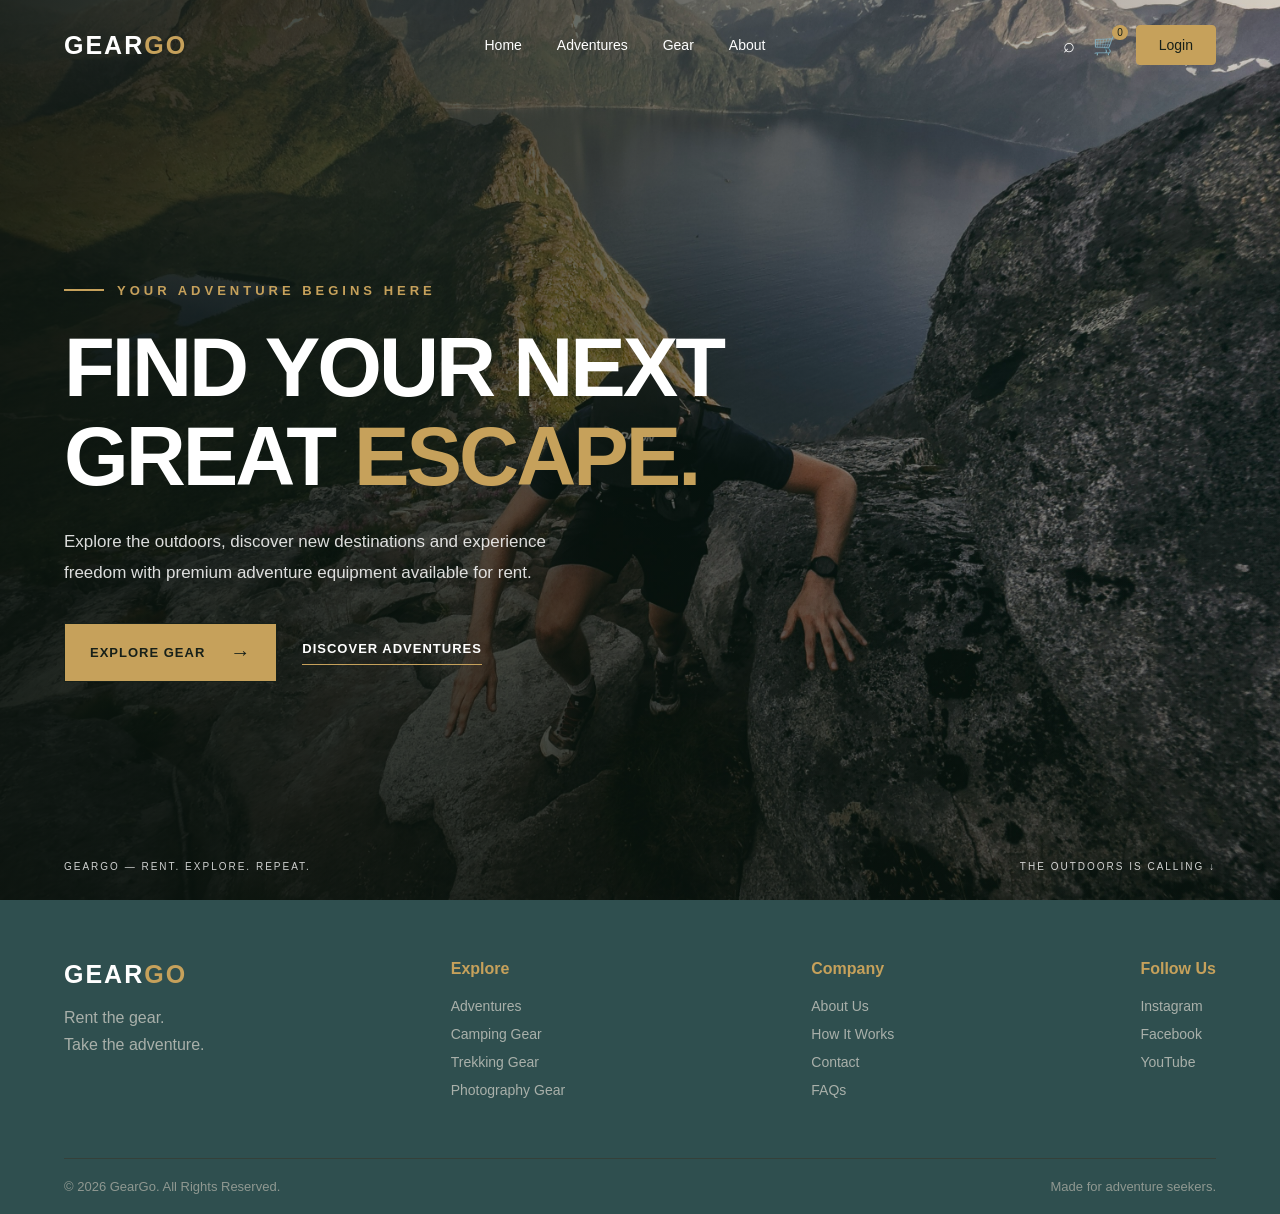
<file: index.html>
<!DOCTYPE html>
<html lang="en">
<head>
    <meta charset="UTF-8">
    <meta name="viewport" content="width=device-width, initial-scale=1.0">
    <title>Document</title>
    <link rel="stylesheet" href="style.css">
    <link rel="stylesheet" href="home.css">
    <script src="script.js"></script>
</head>
<body>
    <!-- ================= NAVBAR ================= -->

<header class="header">

    <div class="navbar">

        <!-- Logo -->
        <div class="logo">
            GEAR<span>GO</span>
        </div>

        <!-- Navigation Links -->
        <nav class="nav-links">
            <a href="index.html">Home</a>
            <a href="adventures.html">Adventures</a>
            <a href="gear.html">Gear</a>
            <!-- <a href="deals.html">Deals</a> -->
            <a href="about.html">About</a>
        </nav>

        <div class="nav-actions">

         <button class="nav-icon" id="searchBtn" type="button" title="Search">⌕</button>

         <button class="nav-icon" id="cartBtn" type="button" title="Rental Cart">🛒      
         <span id="cartCount">0</span>
         </button>

         <a href="login.html" class="login-btn">Login</a>

        </div>

        <div class="search-box" id="searchBox">
         <input type="text" id="searchInput" placeholder="Search outdoor gear...">
         <button type="button" id="closeSearch">✕</button>
        </div>
        
<!-- RENTAL CART -->
        <div class="cart-overlay" id="cartOverlay">
          <div class="cart-panel">
            <div class="cart-header">
             <h2>Your Rental Cart</h2>
             <button type="button" id="closeCart">✕</button>
           </div>

        <div id="cartItems">
            <p>Your cart is empty. Choose some gear!</p>
        </div>

        <div class="cart-total">
            Total per day: <span id="cartTotal">₹0</span>
        </div>
    </div>
   </div>

    </div>

</header>




<section class="hero" id="home">

    <div class="hero-background">
        <img src="adventure-1.jpg" alt="Adventure camping in the mountains">
    </div>

    <div class="hero-overlay"></div>

    <div class="hero-content">

        <p class="hero-subtitle">
            <span></span>
            YOUR ADVENTURE BEGINS HERE
        </p>

        <h1>
            FIND YOUR NEXT<br>
            GREAT <span>ESCAPE.</span>
        </h1>

        <p class="hero-description">
            Explore the outdoors, discover new destinations
            and experience freedom with premium adventure
            equipment available for rent.
        </p>

        <div class="hero-buttons">

            <a href="gear.html" class="hero-btn">
                EXPLORE GEAR <span>→</span>
            </a>

            <a href="adventures.html" class="hero-secondary-btn">
                DISCOVER ADVENTURES
            </a>

        </div>

    </div>

    <div class="hero-bottom">
        <span>GEARGO — RENT. EXPLORE. REPEAT.</span>
        <span>THE OUTDOORS IS CALLING ↓</span>
    </div>

</section>




<!-- ================= FOOTER ================= -->

<footer class="footer">

    <div class="footer-container">

        <!-- Brand -->
        <div class="footer-brand">

            <div class="logo">
                GEAR<span>GO</span>
            </div>

            <p>
                Rent the gear.<br>
                Take the adventure.
            </p>

        </div>


        <!-- Explore -->
        <div class="footer-column">

            <h3>Explore</h3>

            <a href="#">Adventures</a>
            <a href="#">Camping Gear</a>
            <a href="#">Trekking Gear</a>
            <a href="#">Photography Gear</a>

        </div>


        <!-- Company -->
        <div class="footer-column">

            <h3>Company</h3>

            <a href="#">About Us</a>
            <a href="#">How It Works</a>
            <a href="#">Contact</a>
            <a href="#">FAQs</a>

        </div>


        <!-- Social -->
        <div class="footer-column">

            <h3>Follow Us</h3>

            <a href="#">Instagram</a>
            <a href="#">Facebook</a>
            <a href="#">YouTube</a>

        </div>

    </div>


    <!-- Bottom -->
    <div class="footer-bottom">

        <p>© 2026 GearGo. All Rights Reserved.</p>

        <p>Made for adventure seekers.</p>

    </div>

</footer>
<script src="script.js"></script>
</body>
</html>
</file>
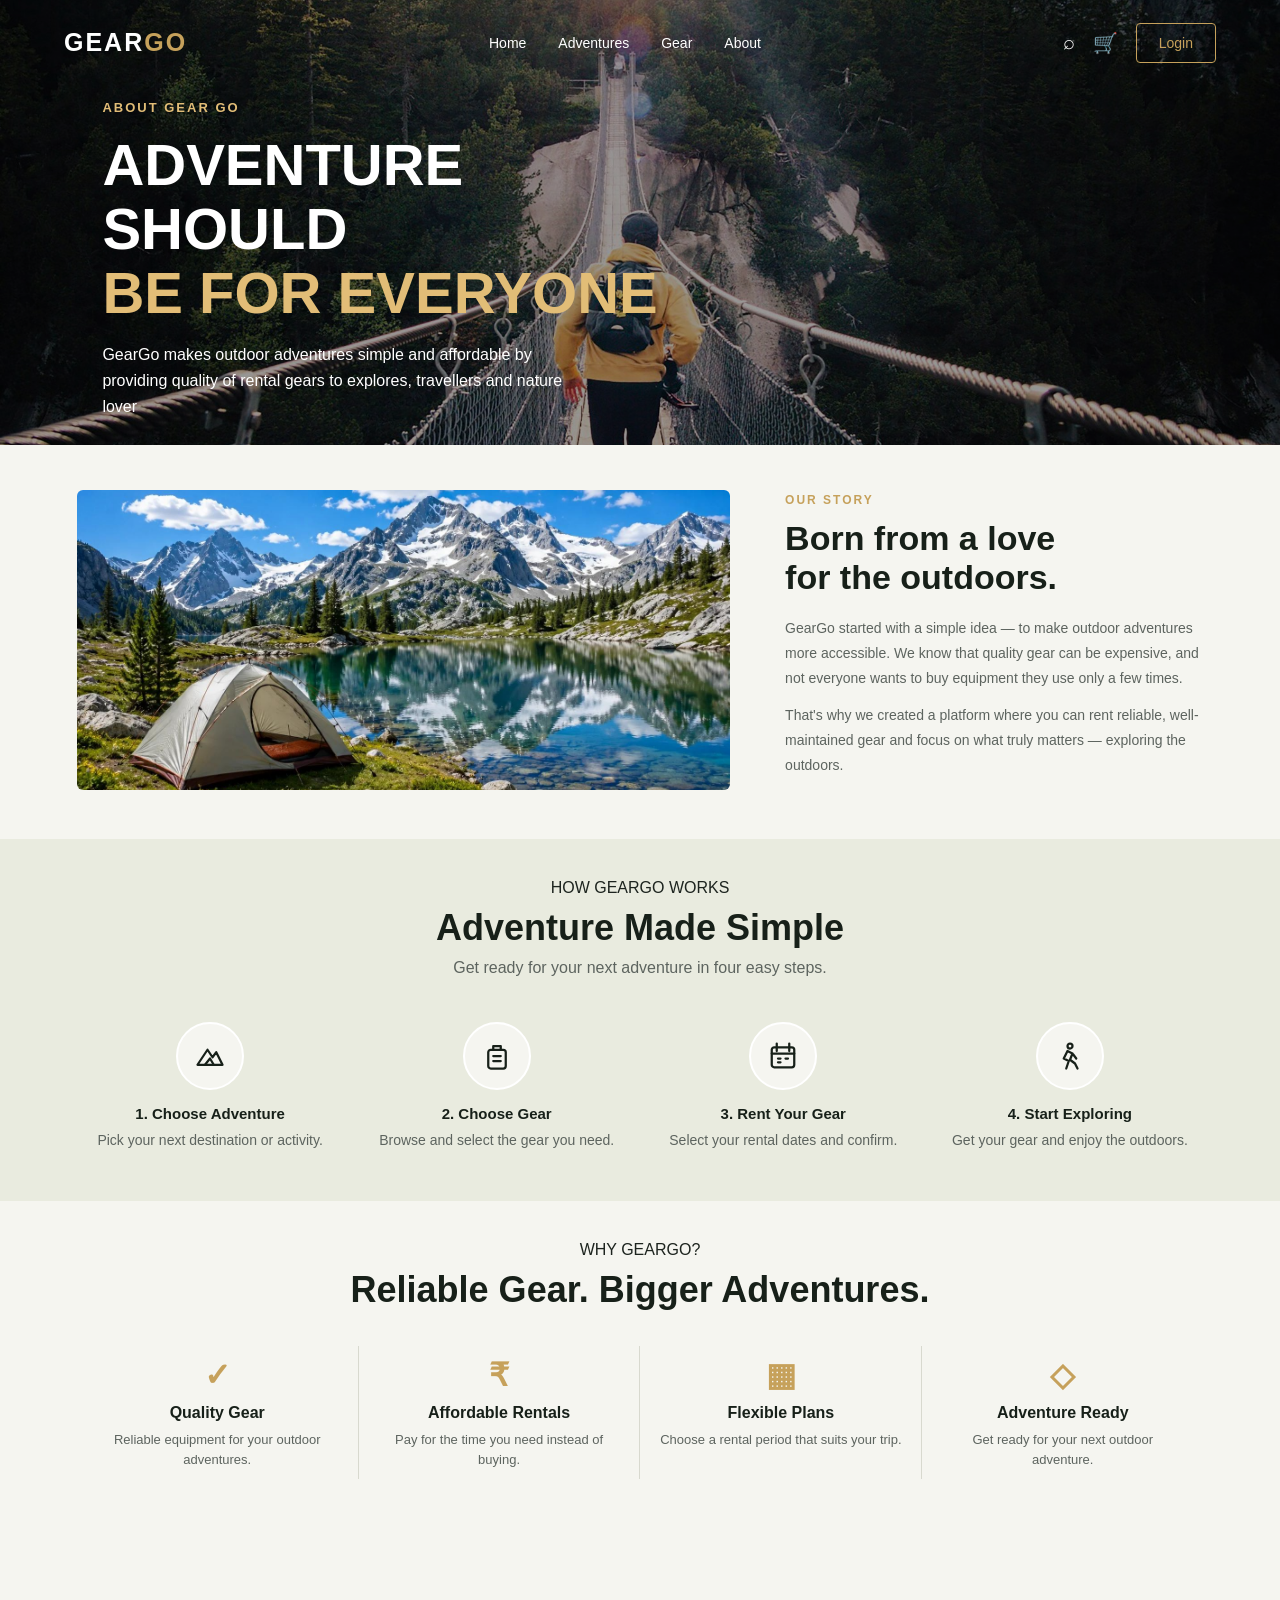
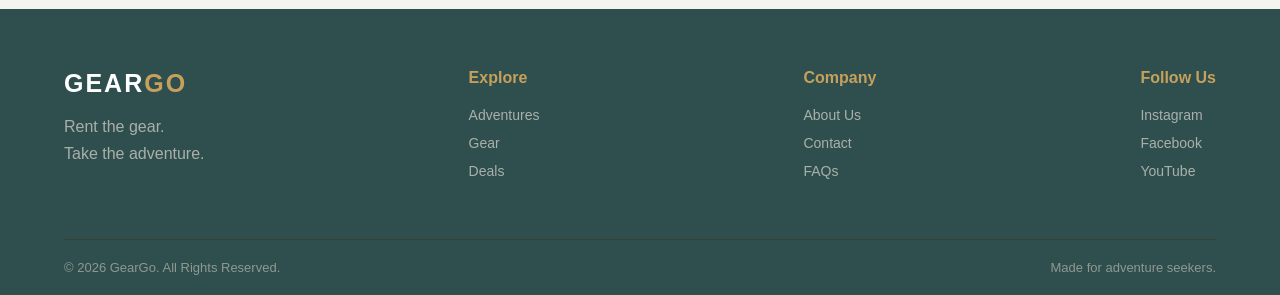
<file: about.html>
<!DOCTYPE html>
<html lang="en">

<head>

    <meta charset="UTF-8">
    <meta name="viewport" content="width=device-width, initial-scale=1.0">

    <title>GearGo - Gear Rental</title>

    <link rel="stylesheet" href="style.css">

</head>

<body>


<!-- =========================
     NAVBAR
========================= -->

<header class="header adventure-header">

    <div class="navbar">

        <div class="logo">
            GEAR<span>GO</span>
        </div>

        <nav class="nav-links">

            <a href="index.html">Home</a>
            <a href="adventures.html">Adventures</a>
            <a href="gear.html">Gear</a>
            <!-- <a href="deals.html">Deals</a> -->
            <a href="about.html">About</a>

        </nav>

        <div class="nav-actions">

            <a href="#" class="nav-icon">⌕</a>
            <!-- <a href="#" class="nav-icon">♡</a> -->
            <a href="#" class="nav-icon">🛒</a>

            <a href="#" class="login-btn">
                Login
            </a>

        </div>

    </div>

</header>


<!-- =========================
     GEAR HERO
========================= -->
<!-- =========================
     ADVENTURE HERO
========================= -->

<section class="adventure-hero">

    <div class="adventure-hero-content">

        <p class="adventure-subtitle">
            ABOUT GEAR GO
        </p>

        <h1>
            ADVENTURE
            <br>
            SHOULD
            <span>BE FOR EVERYONE</span>
        </h1>

        <p class="adventure-description">
            GearGo makes outdoor adventures simple and affordable
            by providing quality of rental gears to explores,
            travellers and nature lover
        </p>


    </div>

    <div class="adventure-hero-image">

        <img src="adventure-2.jpg"
             alt="Adventure">

    </div>

</section>

<!-- OUR STORY -->
<section class="about-story">

    <div class="about-story-image">
        <img src="adventure3.jpg" alt="Camping in the mountains">
    </div>

    <div class="about-story-content">

        <p class="about-subtitle">OUR STORY</p>

        <h2>
            Born from a love
            <br>
            for the outdoors.
        </h2>

        <p>
            GearGo started with a simple idea — to make outdoor
            adventures more accessible. We know that quality gear
            can be expensive, and not everyone wants to buy equipment
            they use only a few times.
        </p>

        <p>
            That's why we created a platform where you can rent
            reliable, well-maintained gear and focus on what
            truly matters — exploring the outdoors.
        </p>

    </div>

</section>

<!-- HOW GEARGO WORKS -->

<section class="how-geargo">

    <div class="section-heading">
        <p>HOW GEARGO WORKS</p>
        <h2>Adventure Made Simple</h2>
        <span>Get ready for your next adventure in four easy steps.</span>
    </div>

    <div class="how-container">

        <div class="how-card">
            <div class="step-icon">
                <svg viewBox="0 0 24 24">
                    <path d="M2 19 10 7l4 6 3-4 5 10H2Z"/>
                    <path d="m8 19 4-5 3 5"/>
                </svg>
            </div>
            <h3>1. Choose Adventure</h3>
            <p>Pick your next destination or activity.</p>
        </div>

        <div class="how-card">
            <div class="step-icon">
                <svg viewBox="0 0 24 24">
                    <rect x="5" y="7" width="14" height="15" rx="2"/>
                    <path d="M9 7V4h6v3M9 12h6M9 16h6"/>
                </svg>
            </div>
            <h3>2. Choose Gear</h3>
            <p>Browse and select the gear you need.</p>
        </div>

        <div class="how-card">
            <div class="step-icon">
                <svg viewBox="0 0 24 24">
                    <rect x="3" y="5" width="18" height="16" rx="2"/>
                    <path d="M7 2v6M17 2v6M3 10h18M8 14h2M14 14h2M8 17h2"/>
                </svg>
            </div>
            <h3>3. Rent Your Gear</h3>
            <p>Select your rental dates and confirm.</p>
        </div>

        <div class="how-card">
            <div class="step-icon">
                <svg viewBox="0 0 24 24">
                    <circle cx="12" cy="4" r="2"/>
                    <path d="m10 8 4 2 3 4M10 8l-3 6 4 2-2 6M14 10l-2 5 4 3 2 4"/>
                </svg>
            </div>
            <h3>4. Start Exploring</h3>
            <p>Get your gear and enjoy the outdoors.</p>
        </div>

    </div>

</section>


<!-- WHY CHOOSE GEARGO -->

<section class="about-benefits">

    <div class="section-heading">
        <p>WHY GEARGO?</p>
        <h2>Reliable Gear. Bigger Adventures.</h2>
    </div>

    <div class="benefits-container">

        <div class="benefit-card">
            <div class="benefit-icon">✓</div>
            <h3>Quality Gear</h3>
            <p>Reliable equipment for your outdoor adventures.</p>
        </div>

        <div class="benefit-card">
            <div class="benefit-icon">₹</div>
            <h3>Affordable Rentals</h3>
            <p>Pay for the time you need instead of buying.</p>
        </div>

        <div class="benefit-card">
            <div class="benefit-icon">▦</div>
            <h3>Flexible Plans</h3>
            <p>Choose a rental period that suits your trip.</p>
        </div>

        <div class="benefit-card">
            <div class="benefit-icon">◇</div>
            <h3>Adventure Ready</h3>
            <p>Get ready for your next outdoor adventure.</p>
        </div>

    </div>

</section>

<!-- =========================
     FOOTER
========================= -->

<footer class="footer">

    <div class="footer-container">

        <div class="footer-brand">

            <div class="logo">
                GEAR<span>GO</span>
            </div>

            <p>
                Rent the gear.<br>
                Take the adventure.
            </p>

        </div>


        <div class="footer-column">

            <h3>Explore</h3>

            <a href="adventures.html">Adventures</a>
            <a href="gear.html">Gear</a>
            <a href="deals.html">Deals</a>

        </div>


        <div class="footer-column">

            <h3>Company</h3>

            <a href="about.html">About Us</a>
            <a href="#">Contact</a>
            <a href="#">FAQs</a>

        </div>


        <div class="footer-column">

            <h3>Follow Us</h3>

            <a href="#">Instagram</a>
            <a href="#">Facebook</a>
            <a href="#">YouTube</a>

        </div>

    </div>


    <div class="footer-bottom">

        <p>© 2026 GearGo. All Rights Reserved.</p>

        <p>Made for adventure seekers.</p>

    </div>

</footer>


</body>

</html>
</file>
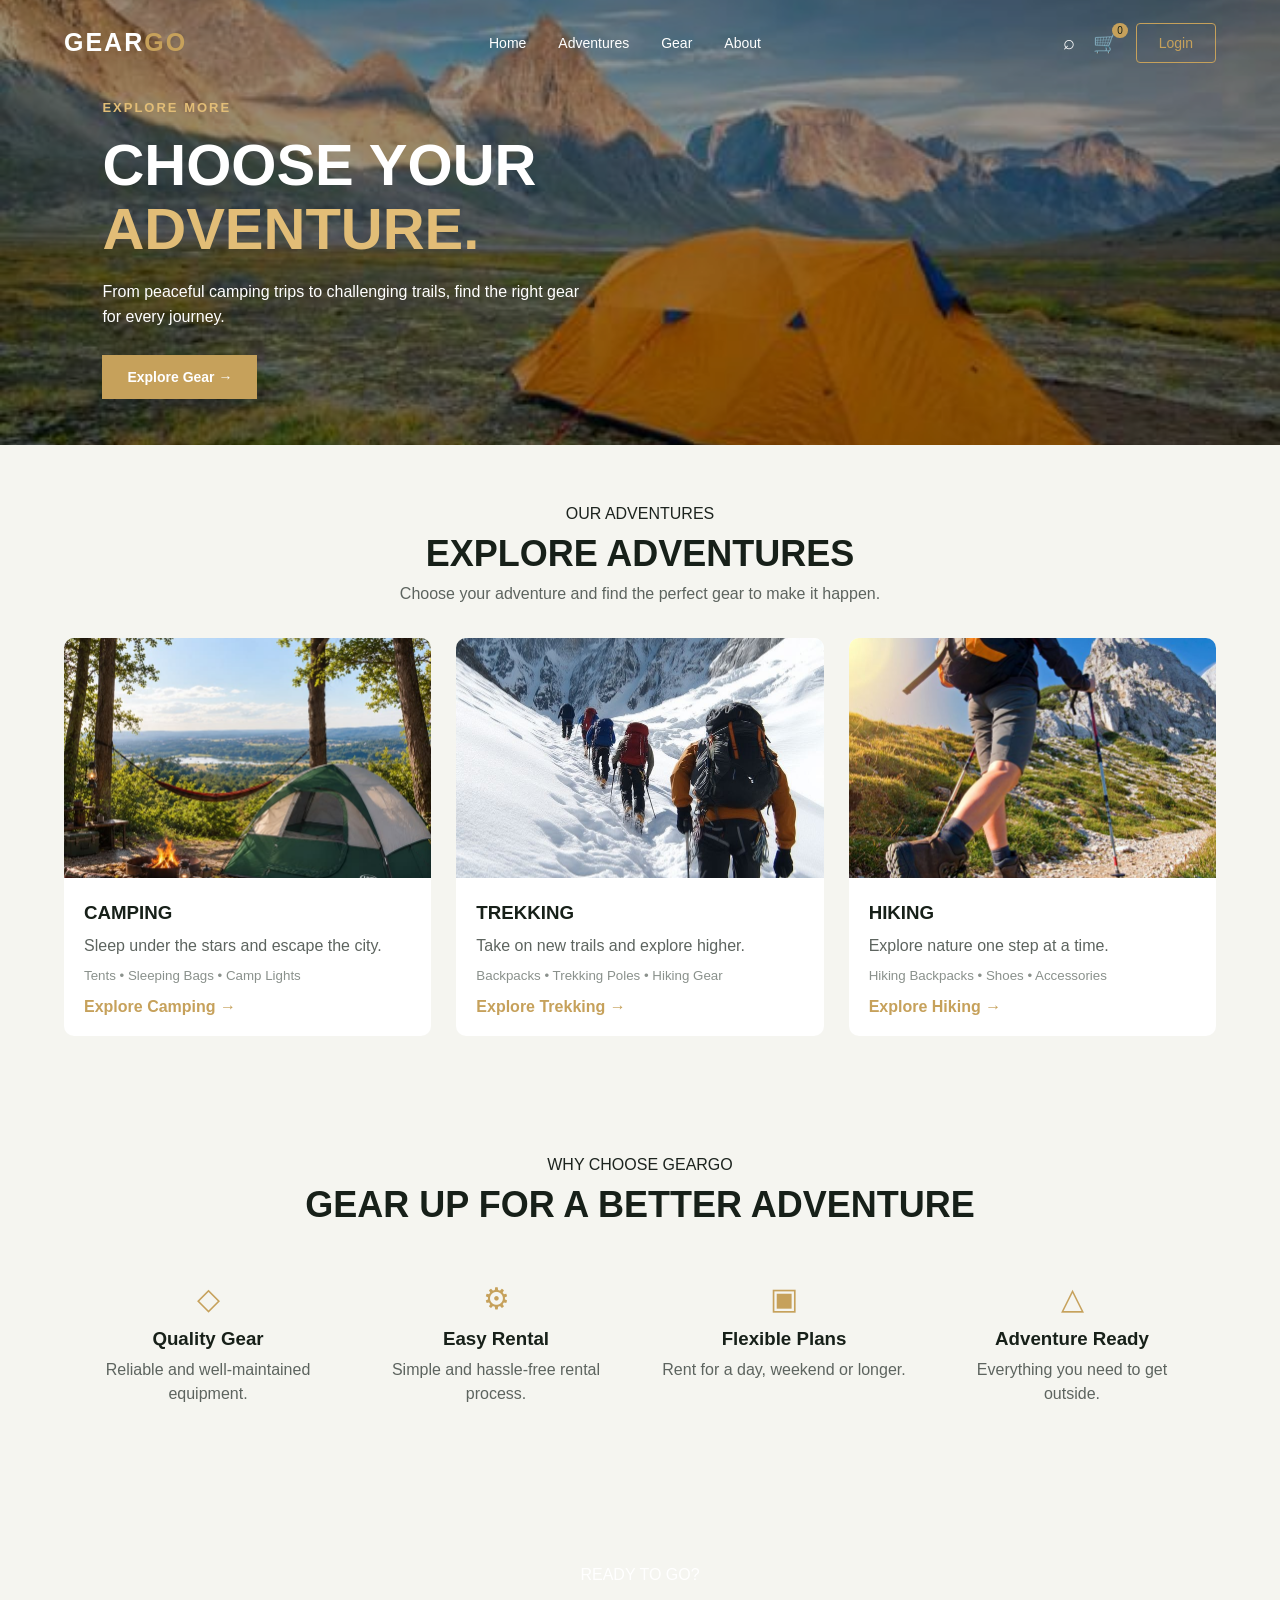
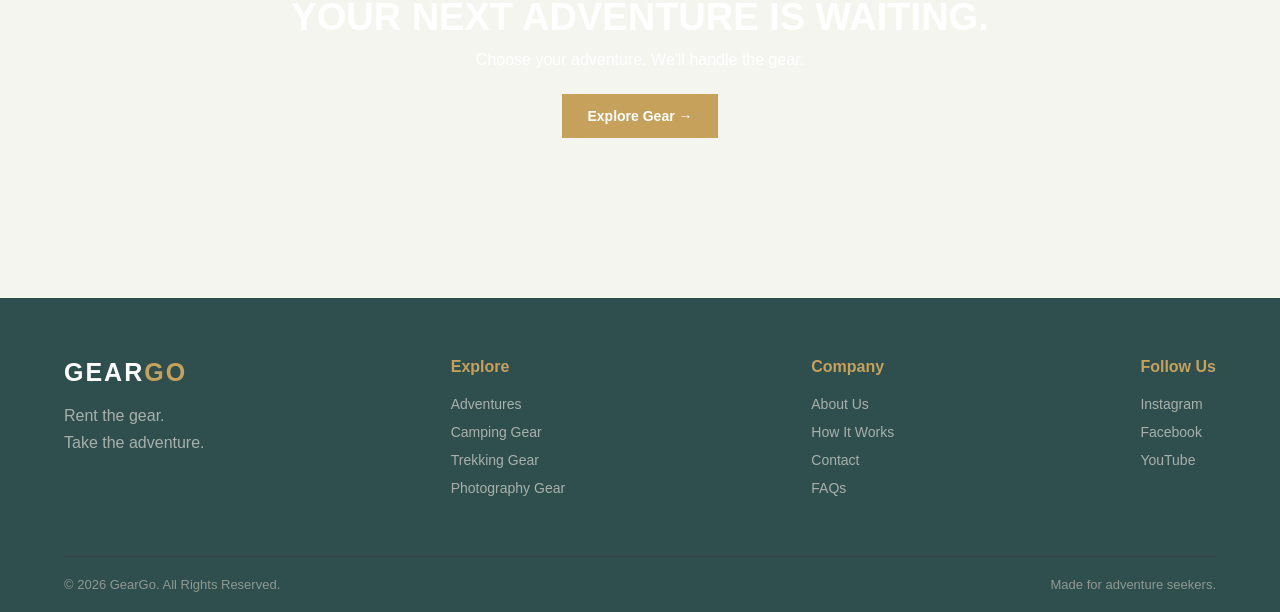
<file: adventures.html>
<!DOCTYPE html>
<html lang="en">
<head>
    <meta charset="UTF-8">
    <meta name="viewport" content="width=device-width, initial-scale=1.0">
    <title>Document</title>
    <link rel="stylesheet" href="style.css">
    <!-- <script src="script.js"></script> -->
</head>
<body>
    <!-- ================= NAVBAR ================= -->

<header class="header adventure-header">

    <div class="navbar">

        <!-- Logo -->
        <div class="logo">
            GEAR<span>GO</span>
        </div>

        <!-- Navigation Links -->
        <nav class="nav-links">
            <a href="index.html">Home</a>
            <a href="adventures.html">Adventures</a>
            <a href="gear.html">Gear</a>
            <!-- <a href="deals.html">Deals</a> -->
            <a href="about.html">About</a>
        </nav>

        
        <div class="nav-actions">

         <button class="nav-icon" id="searchBtn" type="button" title="Search">⌕</button>

         <button class="nav-icon" id="cartBtn" type="button" title="Rental Cart">🛒      
         <span id="cartCount">0</span>
         </button>

         <a href="login.html" class="login-btn">Login</a>

        </div>

        <div class="search-box" id="searchBox">
         <input type="text" id="searchInput" placeholder="Search outdoor gear...">
         <button type="button" id="closeSearch">✕</button>
        </div>
        
<!-- RENTAL CART -->
        <div class="cart-overlay" id="cartOverlay">
          <div class="cart-panel">
            <div class="cart-header">
             <h2>Your Rental Cart</h2>
             <button type="button" id="closeCart">✕</button>
           </div>

        <div id="cartItems">
            <p>Your cart is empty. Choose some gear!</p>
        </div>

        <div class="cart-total">
            Total per day: <span id="cartTotal">₹0</span>
        </div>
    </div>
   </div>

    </div>

</header>


<!-- =========================
     ADVENTURE HERO
========================= -->

<section class="adventure-hero">

    <div class="adventure-hero-content">

        <p class="adventure-subtitle">
            EXPLORE MORE
        </p>

        <h1>
            CHOOSE YOUR
            <span>ADVENTURE.</span>
        </h1>

        <p class="adventure-description">
            From peaceful camping trips to challenging trails,
            find the right gear for every journey.
        </p>

        <a href="gear.html" class="adventure-btn">
            Explore Gear →
        </a>

    </div>

    <div class="adventure-hero-image">

        <img src="camping.jpg"
             alt="Adventure">

    </div>

</section>




<!-- =========================
     EXPLORE ADVENTURES
========================= -->

<section class="adventures">

    <div class="section-heading">

        <p>OUR ADVENTURES</p>

        <h2>EXPLORE ADVENTURES</h2>

        <span>
            Choose your adventure and find the perfect gear to make it happen.
        </span>

    </div>


    <div class="adventure-container">


        <!-- CAMPING -->

        <div class="adventure-card">

            <img src="camping2.jpg"
                 alt="Camping adventure">

            <div class="adventure-card-content">

                <h3>CAMPING</h3>

                <p>
                    Sleep under the stars and escape the city.
                </p>

                <small>
                    Tents • Sleeping Bags • Camp Lights
                </small>

                <a href="gear.html">
                    Explore Camping →
                </a>

            </div>

        </div>


        <!-- TREKKING -->

        <div class="adventure-card">

            <img src="trekking2.jpg"
                 alt="Trekking adventure">

            <div class="adventure-card-content">

                <h3>TREKKING</h3>

                <p>
                    Take on new trails and explore higher.
                </p>

                <small>
                    Backpacks • Trekking Poles • Hiking Gear
                </small>

                <a href="gear.html">
                    Explore Trekking →
                </a>

            </div>

        </div>


        <!-- HIKING -->

        <div class="adventure-card">

            <img src="hiking.jpg"
                 alt="Hiking adventure">

            <div class="adventure-card-content">

                <h3>HIKING</h3>

                <p>
                    Explore nature one step at a time.
                </p>

                <small>
                    Hiking Backpacks • Shoes • Accessories
                </small>

                <a href="gear.html">
                    Explore Hiking →
                </a>

            </div>

        </div>


    </div>

</section>


<!-- =========================
     WHY CHOOSE GEARGO
========================= -->

<section class="why-geargo">

    <div class="section-heading">

        <p>WHY CHOOSE GEARGO</p>

        <h2>GEAR UP FOR A BETTER ADVENTURE</h2>

    </div>


    <div class="why-container">


        <div class="why-card">

            <div class="why-icon">◇</div>

            <h3>Quality Gear</h3>

            <p>
                Reliable and well-maintained equipment.
            </p>

        </div>


        <div class="why-card">

            <div class="why-icon">⚙</div>

            <h3>Easy Rental</h3>

            <p>
                Simple and hassle-free rental process.
            </p>

        </div>


        <div class="why-card">

            <div class="why-icon">▣</div>

            <h3>Flexible Plans</h3>

            <p>
                Rent for a day, weekend or longer.
            </p>

        </div>


        <div class="why-card">

            <div class="why-icon">△</div>

            <h3>Adventure Ready</h3>

            <p>
                Everything you need to get outside.
            </p>

        </div>


    </div>

</section>


<!-- =========================
     CTA
========================= -->

<section class="adventure-cta">

    <div class="cta-content">

        <p>READY TO GO?</p>

        <h2>
            YOUR NEXT ADVENTURE IS WAITING.
        </h2>

        <span>
            Choose your adventure. We'll handle the gear.
        </span>

        <a href="gear.html" class="adventure-btn">
            Explore Gear →
        </a>

    </div>

</section>

<!-- ================= FOOTER ================= -->

<footer class="footer">

    <div class="footer-container">

        <!-- Brand -->
        <div class="footer-brand">

            <div class="logo">
                GEAR<span>GO</span>
            </div>

            <p>
                Rent the gear.<br>
                Take the adventure.
            </p>

        </div>


        <!-- Explore -->
        <div class="footer-column">

            <h3>Explore</h3>

            <a href="#">Adventures</a>
            <a href="#">Camping Gear</a>
            <a href="#">Trekking Gear</a>
            <a href="#">Photography Gear</a>

        </div>


        <!-- Company -->
        <div class="footer-column">

            <h3>Company</h3>

            <a href="#">About Us</a>
            <a href="#">How It Works</a>
            <a href="#">Contact</a>
            <a href="#">FAQs</a>

        </div>


        <!-- Social -->
        <div class="footer-column">

            <h3>Follow Us</h3>

            <a href="#">Instagram</a>
            <a href="#">Facebook</a>
            <a href="#">YouTube</a>

        </div>

    </div>


    <!-- Bottom -->
    <div class="footer-bottom">

        <p>© 2026 GearGo. All Rights Reserved.</p>

        <p>Made for adventure seekers.</p>

    </div>

</footer>
<script src="script.js"></script>
</body>
</html>
</file>
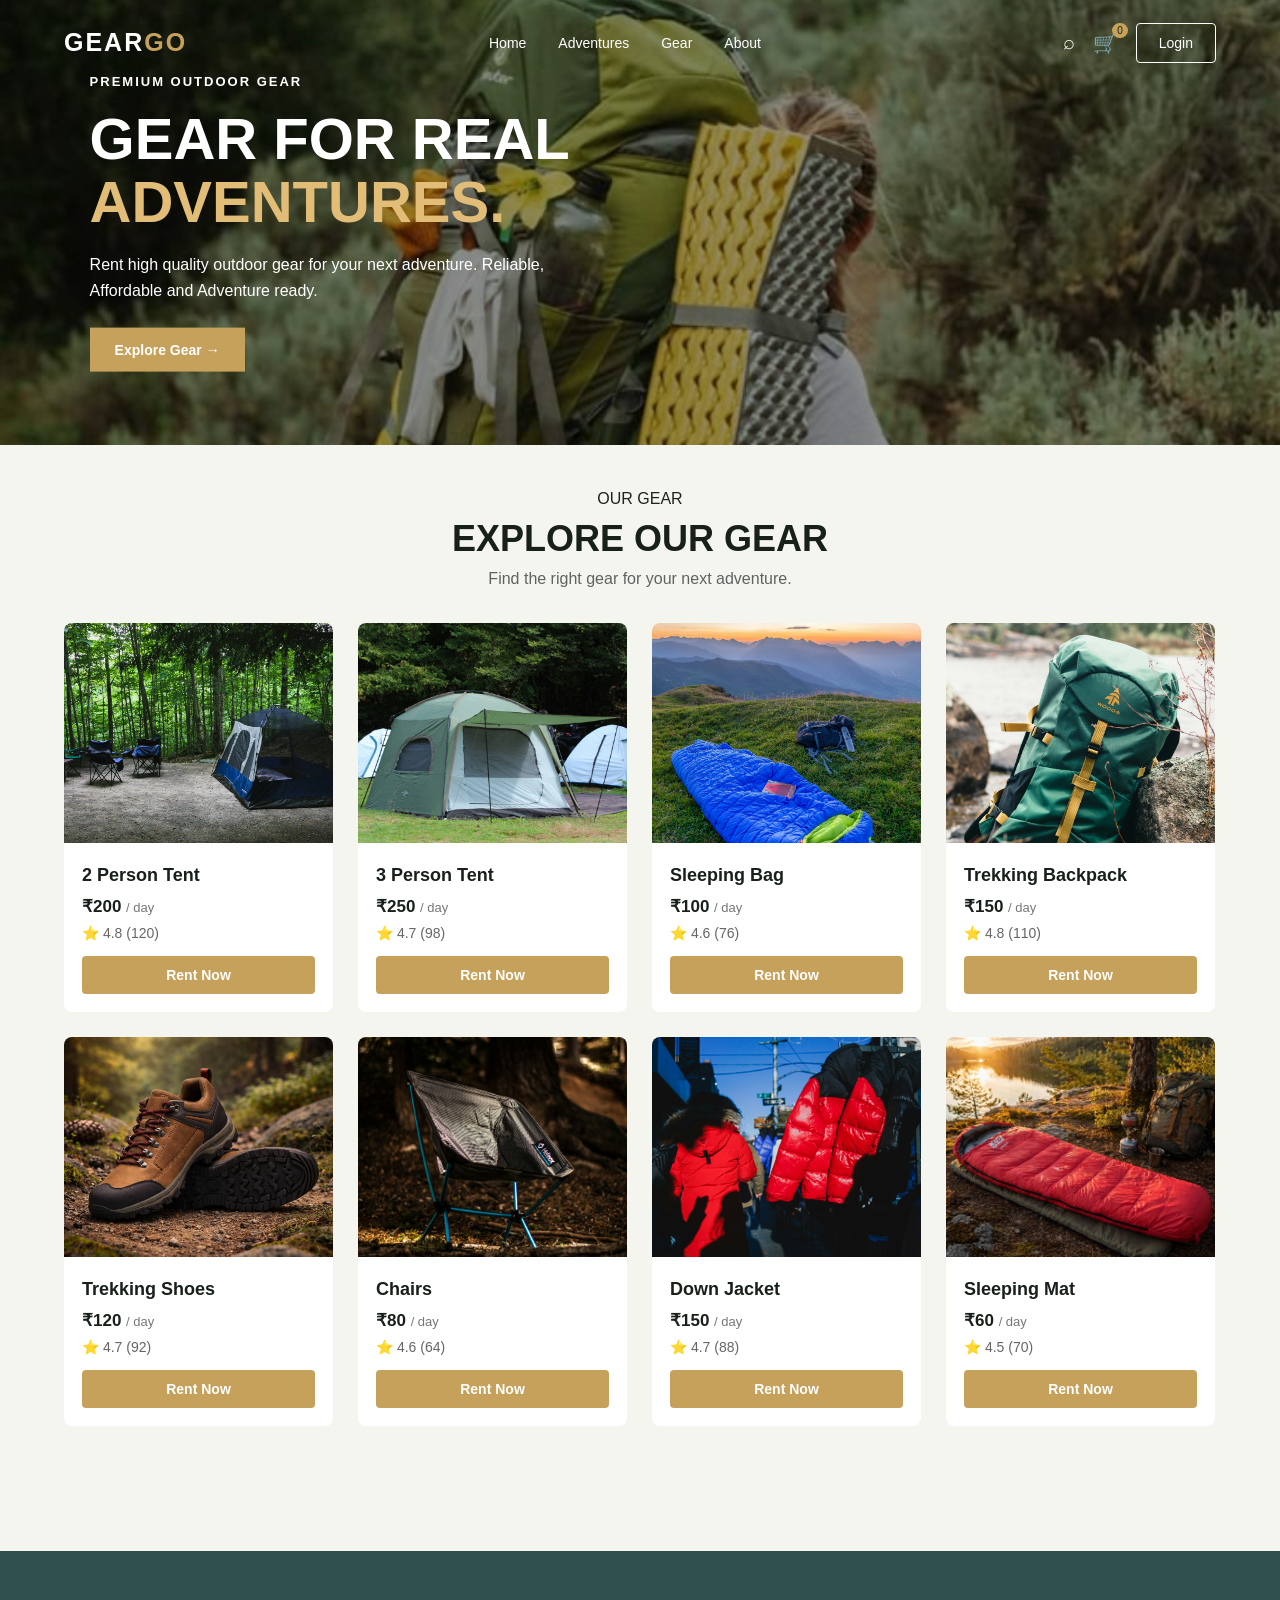
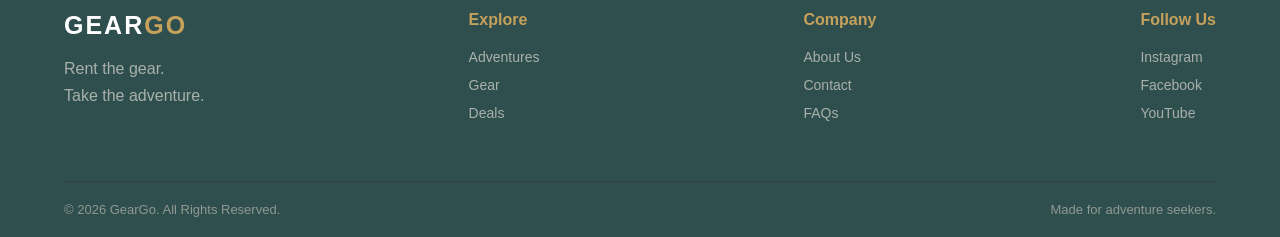
<file: gear.html>
<!DOCTYPE html>
<html lang="en">
<head>
    <meta charset="UTF-8">
    <meta name="viewport" content="width=device-width, initial-scale=1.0">
    <title>GearGo - Gear Rental</title>
    <link rel="stylesheet" href="style.css">
</head>

<body class="gear-page">

    <!-- NAVBAR -->
    <header class="header gear-header">
        <div class="navbar">

            <div class="logo">
                GEAR<span>GO</span>
            </div>

            <nav class="nav-links">
                <a href="index.html">Home</a>
                <a href="adventures.html">Adventures</a>
                <a href="gear.html">Gear</a>
                <a href="about.html">About</a>
            </nav>

            <div class="nav-actions">
                <button class="nav-icon" id="searchBtn" type="button" title="Search">⌕</button>

                <button class="nav-icon" id="cartBtn" type="button" title="Rental Cart">
                    🛒 <span id="cartCount">0</span>
                </button>

                <a href="login.html" class="login-btn">Login</a>
            </div>

            <div class="search-box" id="searchBox">
                <input type="text" id="searchInput" placeholder="Search outdoor gear...">
                <button type="button" id="closeSearch">✕</button>
            </div>

            <div class="cart-overlay" id="cartOverlay">
                <div class="cart-panel">
                    <div class="cart-header">
                        <h2>Your Rental Cart</h2>
                        <button type="button" id="closeCart">✕</button>
                    </div>

                    <div id="cartItems">
                        <p>Your cart is empty. Choose some gear!</p>
                    </div>

                    <div class="cart-total">
                        Total per day: <span id="cartTotal">₹0</span>
                    </div>
                </div>
            </div>

        </div>
    </header>

    <!-- GEAR HERO -->
    <section class="adventure-hero">

        <div class="adventure-hero-content">
            <p class="adventure-subtitle">PREMIUM OUTDOOR GEAR</p>

            <h1>
                GEAR FOR REAL
                <span>ADVENTURES.</span>
            </h1>

            <p class="adventure-description">
                Rent high quality outdoor gear for your
                next adventure. Reliable, Affordable and
                Adventure ready.
            </p>

            <a href="#gear-products" class="adventure-btn">
                Explore Gear →
            </a>
        </div>

        <div class="adventure-hero-image">
            <img src="adventure2.jpg" alt="Outdoor adventure">
        </div>

    </section>

    <!-- GEAR PRODUCTS -->
    <section class="gear" id="gear-products">

        <div class="section-heading">
            <p>OUR GEAR</p>
            <h2>EXPLORE OUR GEAR</h2>
            <span>Find the right gear for your next adventure.</span>
        </div>

        <div class="gear-container">

            <div class="gear-card">
                <img src="tent-2.jpg" alt="2 Person Tent">
                <div class="gear-content">
                    <h3>2 Person Tent</h3>
                    <p class="price">₹200 <span>/ day</span></p>
                    <p class="rating">⭐ 4.8 (120)</p>
                    <a href="#" class="rent-btn">Rent Now</a>
                </div>
            </div>

            <div class="gear-card">
                <img src="tent-3.jpg" alt="3 Person Tent">
                <div class="gear-content">
                    <h3>3 Person Tent</h3>
                    <p class="price">₹250 <span>/ day</span></p>
                    <p class="rating">⭐ 4.7 (98)</p>
                    <a href="#" class="rent-btn">Rent Now</a>
                </div>
            </div>

            <div class="gear-card">
                <img src="sleepingbags.jpg" alt="Sleeping Bag">
                <div class="gear-content">
                    <h3>Sleeping Bag</h3>
                    <p class="price">₹100 <span>/ day</span></p>
                    <p class="rating">⭐ 4.6 (76)</p>
                    <a href="#" class="rent-btn">Rent Now</a>
                </div>
            </div>

            <div class="gear-card">
                <img src="backpack.jpg" alt="Trekking Backpack">
                <div class="gear-content">
                    <h3>Trekking Backpack</h3>
                    <p class="price">₹150 <span>/ day</span></p>
                    <p class="rating">⭐ 4.8 (110)</p>
                    <a href="#" class="rent-btn">Rent Now</a>
                </div>
            </div>

            <div class="gear-card">
                <img src="shoes.jpg" alt="Trekking Shoes">
                <div class="gear-content">
                    <h3>Trekking Shoes</h3>
                    <p class="price">₹120 <span>/ day</span></p>
                    <p class="rating">⭐ 4.7 (92)</p>
                    <a href="#" class="rent-btn">Rent Now</a>
                </div>
            </div>

            <div class="gear-card">
                <img src="chair.jpg" alt="Camping Chair">
                <div class="gear-content">
                    <h3>Chairs</h3>
                    <p class="price">₹80 <span>/ day</span></p>
                    <p class="rating">⭐ 4.6 (64)</p>
                    <a href="#" class="rent-btn">Rent Now</a>
                </div>
            </div>

            <div class="gear-card">
                <img src="jackets.jpg" alt="Down Jacket">
                <div class="gear-content">
                    <h3>Down Jacket</h3>
                    <p class="price">₹150 <span>/ day</span></p>
                    <p class="rating">⭐ 4.7 (88)</p>
                    <a href="#" class="rent-btn">Rent Now</a>
                </div>
            </div>

            <div class="gear-card">
                <img src="matt.jpg" alt="Sleeping Mat">
                <div class="gear-content">
                    <h3>Sleeping Mat</h3>
                    <p class="price">₹60 <span>/ day</span></p>
                    <p class="rating">⭐ 4.5 (70)</p>
                    <a href="#" class="rent-btn">Rent Now</a>
                </div>
            </div>

        </div>
    </section>

    <!-- FOOTER -->
    <footer class="footer">
        <div class="footer-container">

            <div class="footer-brand">
                <div class="logo">GEAR<span>GO</span></div>
                <p>Rent the gear.<br>Take the adventure.</p>
            </div>

            <div class="footer-column">
                <h3>Explore</h3>
                <a href="adventures.html">Adventures</a>
                <a href="gear.html">Gear</a>
                <a href="deals.html">Deals</a>
            </div>

            <div class="footer-column">
                <h3>Company</h3>
                <a href="about.html">About Us</a>
                <a href="#">Contact</a>
                <a href="#">FAQs</a>
            </div>

            <div class="footer-column">
                <h3>Follow Us</h3>
                <a href="#">Instagram</a>
                <a href="#">Facebook</a>
                <a href="#">YouTube</a>
            </div>

        </div>

        <div class="footer-bottom">
            <p>© 2026 GearGo. All Rights Reserved.</p>
            <p>Made for adventure seekers.</p>
        </div>
    </footer>

    <script src="script.js"></script>
</body>
</html>
</file>
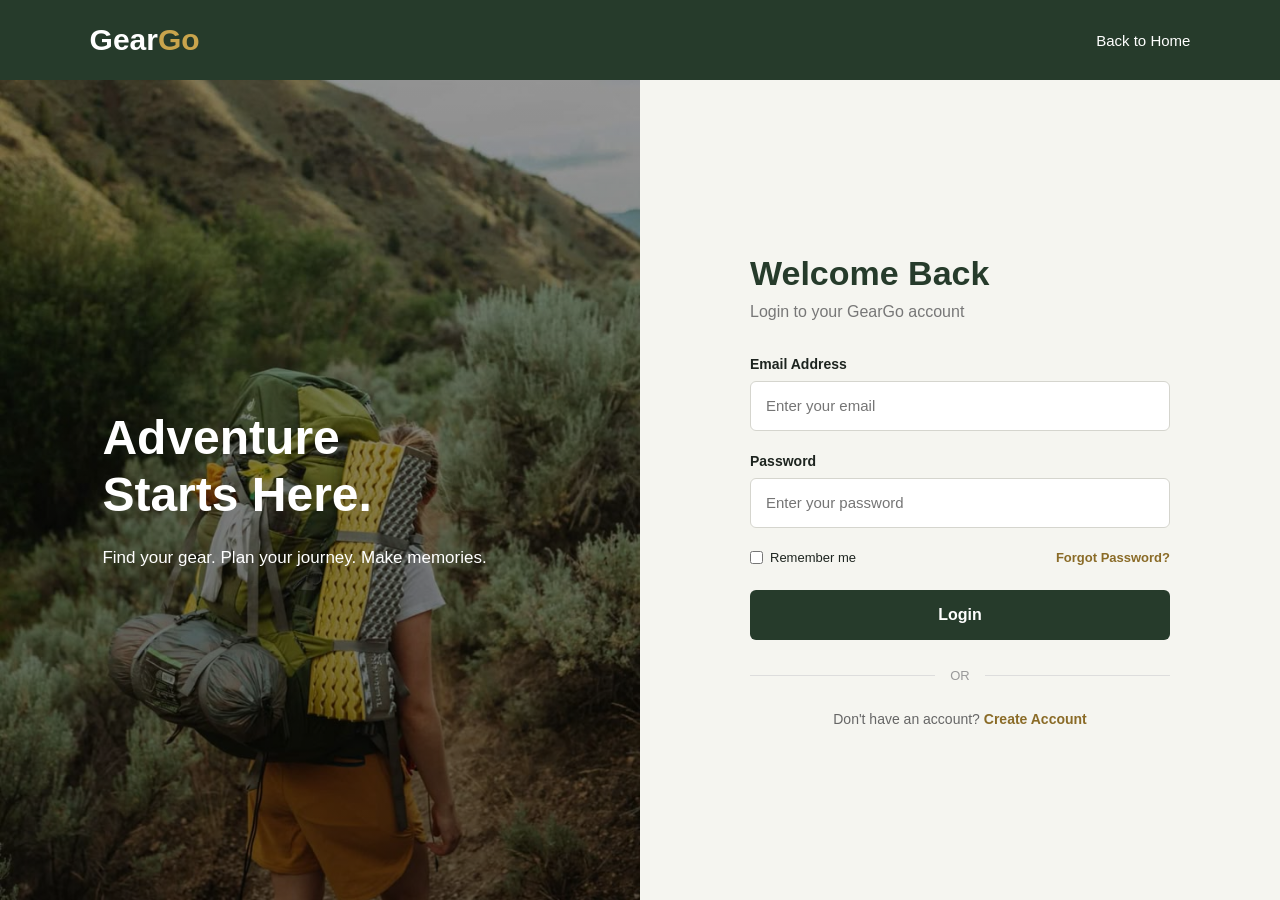
<file: login.html>
<!DOCTYPE html>
<html lang="en">

<head>
    <meta charset="UTF-8">
    <meta name="viewport" content="width=device-width, initial-scale=1.0">
    <title>GearGo - Login</title>
    <link rel="stylesheet" href="login.css">
</head>

<body>

    <!-- NAVBAR -->
    <header class="login-header">
        <a href="home.html" class="logo">Gear<span>Go</span></a>
        <a href="home.html" class="back-home">Back to Home</a>
    </header>

    <!-- LOGIN SECTION -->
    <section class="login-section">

        <div class="login-image">
            <div class="image-overlay">
                <h1>Adventure<br>Starts Here.</h1>
                <p>Find your gear. Plan your journey. Make memories.</p>
            </div>
        </div>

        <div class="login-container">

            <div class="login-form">

                <h2>Welcome Back</h2>
                <p class="subtitle">Login to your GearGo account</p>

                <form action="#" method="post">

                    <div class="input-group">
                        <label for="email">Email Address</label>
                        <input type="email" id="email" name="email"
                            placeholder="Enter your email" required>
                    </div>

                    <div class="input-group">
                        <label for="password">Password</label>
                        <input type="password" id="password" name="password"
                            placeholder="Enter your password" required>
                    </div>

                    <div class="form-options">
                        <label class="remember">
                            <input type="checkbox" name="remember">
                            Remember me
                        </label>

                        <a href="#">Forgot Password?</a>
                    </div>

                    <button type="submit" class="login-btn">Login</button>

                </form>

                <div class="divider">
                    <span>OR</span>
                </div>

                <p class="signup-text">
                    Don't have an account?
                    <a href="signup.html">Create Account</a>
                </p>

            </div>

        </div>

    </section>

</body>
</html>
</file>
<file: style.css>
/* =========================================
   GEARGO - MAIN STYLESHEET
========================================= */

/* GLOBAL */

* {
    margin: 0;
    padding: 0;
    box-sizing: border-box;
}

html {
    scroll-behavior: smooth;
}

body {
    font-family: Arial, sans-serif;
    background: #f5f5f0;
    color: #1d241f;
    overflow-x: hidden;
}

a {
    text-decoration: none;
    color: inherit;
}

button,
a {
    transition: all 0.3s ease;
}


/* =========================================
   COMMON NAVBAR
========================================= */

.header {
    width: 100%;
    background: #172019;
    color: white;
    position: relative;
    z-index: 100;
}

.navbar {
    width: 90%;
    max-width: 1400px;
    min-height: 85px;
    margin: auto;
    display: flex;
    align-items: center;
    justify-content: space-between;
}

.logo {
    color: white;
    font-size: 25px;
    font-weight: bold;
    letter-spacing: 2px;
}

.logo span {
    color: #c6a15b;
}

.nav-links {
    display: flex;
    align-items: center;
    gap: 32px;
}

.nav-links a {
    position: relative;
    color: white;
    font-size: 14px;
}

.nav-links a::after {
    content: "";
    position: absolute;
    left: 0;
    bottom: -6px;
    width: 0;
    height: 2px;
    background: #c6a15b;
    transition: width 0.3s ease;
}

.nav-links a:hover {
    color: #c6a15b;
}

.nav-links a:hover::after {
    width: 100%;
}

.nav-actions {
    display: flex;
    align-items: center;
    gap: 18px;
}

.nav-icon {
    position: relative;
    border: none;
    background: transparent;
    color: white;
    font-size: 20px;
    cursor: pointer;
}

.nav-icon:hover {
    color: #c6a15b;
}

#cartCount {
    position: absolute;
    top: -8px;
    right: -10px;
    background: #c6a15b;
    color: #172019;
    font-size: 10px;
    padding: 2px 5px;
    border-radius: 50%;
}

.login-btn {
    display: inline-block;
    padding: 11px 22px;
    background: #c6a15b;
    color: #172019;
    font-size: 14px;
    border: 1px solid #c6a15b;
    border-radius: 4px;
}

.login-btn:hover {
    background: transparent;
    color: #c6a15b;
}


/* SEARCH */

.search-box {
    display: none;
    width: 90%;
    max-width: 1200px;
    margin: auto;
    padding-bottom: 15px;
    gap: 10px;
}

.search-box.show {
    display: flex;
}

.search-box input {
    flex: 1;
    padding: 12px;
    border: 1px solid #c6a15b;
    outline: none;
}

.search-box button {
    padding: 0 14px;
    border: none;
    background: #c6a15b;
    color: #172019;
    cursor: pointer;
}


/* CART */

.cart-overlay {
    display: none;
    position: fixed;
    inset: 0;
    background: rgba(0,0,0,0.5);
    z-index: 9999;
}

.cart-overlay.show {
    display: block;
}

.cart-panel {
    position: absolute;
    top: 0;
    right: 0;
    width: 380px;
    max-width: 100%;
    height: 100%;
    overflow-y: auto;
    background: #f5f5f0;
    padding: 25px;
}

.cart-header {
    display: flex;
    justify-content: space-between;
    align-items: center;
    margin-bottom: 25px;
}

.cart-header h2 {
    font-size: 22px;
    color: #172019;
}

.cart-header button,
.remove-item {
    border: none;
    background: none;
    cursor: pointer;
    font-size: 18px;
}

.cart-item {
    padding: 15px 0;
    border-bottom: 1px solid #d8d9cf;
}

.cart-item h3 {
    font-size: 16px;
    margin-bottom: 6px;
}

.cart-item p {
    color: #5d645f;
    font-size: 14px;
}

.remove-item {
    color: #9b3d32;
    font-size: 13px;
    margin-top: 8px;
}

.cart-total {
    margin-top: 25px;
    font-weight: bold;
    color: #172019;
}


/* =========================================
   HOMEPAGE
========================================= */

.hero {
    padding: 70px 0;
}

.hero-container {
    width: 90%;
    max-width: 1200px;
    margin: auto;
    display: flex;
    align-items: center;
    gap: 60px;
}

.hero-text {
    width: 45%;
}

.hero-subtitle {
    color: #c6a15b;
    font-size: 14px;
    font-weight: bold;
    letter-spacing: 2px;
    margin-bottom: 20px;
}

.hero-text h1 {
    color: #172019;
    font-size: 58px;
    line-height: 1.05;
    margin-bottom: 25px;
}

.hero-text h1 span {
    color: #c6a15b;
}

.hero-description {
    max-width: 500px;
    margin-bottom: 30px;
    color: #5d645f;
    font-size: 16px;
    line-height: 1.7;
}

.hero-btn {
    display: inline-block;
    padding: 14px 28px;
    background: #172019;
    border: 1px solid #172019;
    color: white;
    font-size: 14px;
    font-weight: bold;
}

.hero-btn:hover {
    background: #c6a15b;
    border-color: #c6a15b;
    color: #172019;
}

.hero-carousel {
    width: 55%;
    height: 480px;
    position: relative;
    overflow: hidden;
    border-radius: 12px;
}

.slide {
    display: none;
    width: 100%;
    height: 100%;
}

.slide.active {
    display: block;
}

.slide img {
    width: 100%;
    height: 100%;
    object-fit: cover;
}

.next-btn {
    position: absolute;
    right: 20px;
    bottom: 20px;
    width: 45px;
    height: 45px;
    border: none;
    border-radius: 50%;
    background: white;
    color: #172019;
    font-size: 22px;
    cursor: pointer;
}

.next-btn:hover {
    background: #c6a15b;
}


/* =========================================
   ADVENTURES PAGE
========================================= */

.adventure-hero {
    height: 445px;
    position: relative;
    overflow: hidden;
}

.adventure-hero-image {
    position: absolute;
    inset: 0;
    width: 100%;
    height: 100%;
    z-index: 1;
}

.adventure-hero-image img {
    display: block;
    width: 100%;
    height: 100%;
    object-fit: cover;
    object-position: center;
}

.adventure-hero-image::after {
    content: "";
    position: absolute;
    inset: 0;
    background: rgba(0,0,0,0.4);
}

.adventure-hero-content {
    width: 100%;
    padding: 100px 0 0 8%;
    position: relative;
    z-index: 2;
}

.adventure-subtitle {
    color: #e2bd77;
    font-size: 13px;
    font-weight: bold;
    letter-spacing: 2px;
}

.adventure-hero h1 {
    color: white;
    font-size: 58px;
    line-height: 1.1;
    margin: 18px 0;
}

.adventure-hero h1 span {
    display: block;
    color: #e2bd77;
}

.adventure-description {
    color: white;
    font-size: 16px;
    line-height: 1.6;
    max-width: 480px;
    margin-bottom: 25px;
}

.adventure-btn {
    display: inline-block;
    background: #c6a15b;
    color: white;
    padding: 14px 25px;
    font-size: 14px;
    font-weight: bold;
}

.adventure-btn:hover {
    background: #172019;
    transform: translateY(-2px);
}

.adventure-header {
    position: absolute;
    top: 0;
    left: 0;
    width: 100%;
    background: transparent;
    z-index: 1000;
}

.adventure-header .logo,
.adventure-header .nav-links a,
.adventure-header .nav-icon {
    color: white;
}

.adventure-header .login-btn {
    background: transparent;
    color: #c6a15b;
}


/* =========================================
   GEAR PAGE
========================================= */

.gear-page .gear-header {
    position: absolute;
    top: 0;
    left: 0;
    width: 100%;
    min-height: 85px;
    background: transparent !important;
    z-index: 1000;
}

.gear-page .gear-header .navbar {
    background: transparent !important;
}

.gear-page .gear-header .logo,
.gear-page .gear-header .nav-links a,
.gear-page .gear-header .nav-icon {
    color: white !important;
}

.gear-page .gear-header .login-btn {
    background: transparent;
    color: white;
    border-color: white;
}

/* Gear hero - same height as Adventures */

.gear-page .adventure-hero {
    position: relative;
    display: block;
    width: 100%;
    height: 445px;
    min-height: 445px;
    margin: 0;
    padding: 0;
    overflow: hidden;
    isolation: isolate;
    background: #222;
}

.gear-page .adventure-hero-image {
    position: absolute;
    inset: 0;
    width: 100%;
    height: 100%;
    z-index: 0;
}

.gear-page .adventure-hero-image img {
    position: absolute;
    inset: 0;
    width: 100%;
    height: 100%;
    display: block;
    object-fit: cover;
    object-position: center;
}

.gear-page .adventure-hero-image::after {
    content: "";
    position: absolute;
    inset: 0;
    background: rgba(0,0,0,0.42);
}

.gear-page .adventure-hero-content {
    position: absolute;
    top: 50%;
    left: 7%;
    transform: translateY(-50%);
    width: 55%;
    padding: 0;
    margin: 0;
    z-index: 2;
}

.gear-page .adventure-hero-content h1 {
    color: white;
}

.gear-page .adventure-hero-content p {
    color: white;
}


/* =========================================
   GEAR PRODUCTS
========================================= */

.gear {
    padding: 45px 0;
}

.gear-container {
    width: 90%;
    max-width: 1200px;
    margin: auto;
    display: flex;
    flex-wrap: wrap;
    gap: 25px;
}

.gear-card {
    width: calc(25% - 19px);
    background: white;
    border-radius: 8px;
    overflow: hidden;
    transition: transform 0.35s ease, box-shadow 0.35s ease;
}

.gear-card:hover {
    transform: translateY(-7px);
    box-shadow: 0 12px 30px rgba(23,32,25,0.10);
}

.gear-card img {
    width: 100%;
    height: 220px;
    object-fit: cover;
    transition: transform 0.45s ease;
}

.gear-card:hover img {
    transform: scale(1.05);
}

.gear-content {
    padding: 18px;
}

.gear-content h3 {
    color: #172019;
    font-size: 18px;
    margin-bottom: 10px;
}

.price {
    color: #172019;
    font-size: 17px;
    font-weight: bold;
}

.price span {
    color: #777;
    font-size: 13px;
    font-weight: normal;
}

.rating {
    color: #666;
    font-size: 14px;
    margin-top: 8px;
}

.rent-btn {
    display: block;
    margin-top: 15px;
    padding: 11px;
    background: #c6a15b;
    color: white;
    text-align: center;
    font-size: 14px;
    font-weight: bold;
    border-radius: 4px;
}

.rent-btn:hover {
    background: #172019;
}


/* =========================================
   ABOUT PAGE
   Preserved for existing about.html
========================================= */

.about-story {
    width: 88%;
    max-width: 1150px;
    margin: auto;
    padding: 45px 0;
    display: flex;
    align-items: center;
    gap: 55px;
}

.about-story-image {
    width: 58%;
}

.about-story-image img {
    width: 100%;
    height: 300px;
    object-fit: cover;
    border-radius: 6px;
}

.about-story-content {
    flex: 1;
}

.about-subtitle {
    color: #c6a15b;
    font-size: 12px;
    font-weight: bold;
    letter-spacing: 2px;
    margin-bottom: 12px;
}

.about-story-content h2 {
    color: #172019;
    font-size: 34px;
    line-height: 1.15;
    margin-bottom: 18px;
}

.about-story-content p:not(.about-subtitle) {
    color: #5d645f;
    font-size: 14px;
    line-height: 1.8;
    margin-bottom: 12px;
}

.how-geargo {
    padding: 40px 0;
    background: #e9ebdf;
}

.how-container {
    width: 88%;
    max-width: 1150px;
    margin: 30px auto 0;
    display: flex;
    gap: 20px;
}

.how-card {
    flex: 1;
    text-align: center;
    padding: 10px;
    background: transparent;
    transition: transform 0.3s ease;
}

.how-card:hover {
    transform: translateY(-5px);
}

.step-icon {
    width: 68px;
    height: 68px;
    margin: 0 auto 15px;
    display: flex;
    align-items: center;
    justify-content: center;
    background: #f5f5f0;
    border: 2px solid white;
    border-radius: 50%;
}

.how-card:hover .step-icon {
    background: #c6a15b;
    transform: scale(1.08);
}

.step-icon svg {
    width: 30px;
    height: 30px;
    fill: none;
    stroke: #172019;
    stroke-width: 1.8;
    stroke-linecap: round;
    stroke-linejoin: round;
}

.how-card h3 {
    color: #172019;
    font-size: 15px;
    margin-bottom: 8px;
}

.how-card p {
    color: #5d645f;
    font-size: 14px;
    line-height: 1.5;
}

.about-benefits {
    padding: 40px 0 50px;
    background: #f5f5f0;
}

.benefits-container {
    width: 88%;
    max-width: 1150px;
    margin: 25px auto 0;
    display: flex;
}

.benefit-card {
    flex: 1;
    padding: 10px 18px;
    text-align: center;
    background: transparent;
    border-right: 1px solid #d8d9cf;
    transition: transform 0.3s ease;
}

.benefit-card:last-child {
    border-right: none;
}

.benefit-card:hover {
    transform: translateY(-5px);
}

.benefit-icon {
    color: #c6a15b;
    font-size: 32px;
    font-weight: bold;
    margin-bottom: 10px;
}

.benefit-card h3 {
    color: #172019;
    font-size: 16px;
    margin-bottom: 8px;
}

.benefit-card p {
    color: #5d645f;
    font-size: 13px;
    line-height: 1.5;
}


/* =========================================
   ADVENTURES CARDS
========================================= */

.adventures {
    padding: 60px 0;
}

.section-heading {
    width: 90%;
    max-width: 1200px;
    margin: 0 auto 35px;
    text-align: center;
}

.section-heading h2 {
    color: #172019;
    font-size: 36px;
    margin: 10px 0;
}

.section-heading span {
    color: #5d645f;
}

.adventure-container {
    width: 90%;
    max-width: 1200px;
    margin: auto;
    display: flex;
    gap: 25px;
}

.adventure-card {
    flex: 1;
    background: white;
    border-radius: 10px;
    overflow: hidden;
    transition: transform 0.35s ease, box-shadow 0.35s ease;
}

.adventure-card:hover {
    transform: translateY(-8px);
    box-shadow: 0 15px 30px rgba(23,32,25,0.12);
}

.adventure-card img {
    width: 100%;
    height: 240px;
    object-fit: cover;
}

.adventure-card-content {
    padding: 20px;
}

.adventure-card h3 {
    color: #172019;
    margin-bottom: 10px;
}

.adventure-card p {
    color: #5d645f;
    line-height: 1.5;
    margin-bottom: 10px;
}

.adventure-card small {
    display: block;
    color: #8a918c;
    margin-bottom: 15px;
}

.adventure-card a {
    color: #c6a15b;
    font-weight: bold;
}


/* WHY GEAR GO */

.why-geargo {
    padding: 60px 0;
}

.why-container {
    width: 90%;
    max-width: 1200px;
    margin: auto;
    display: flex;
    text-align: center;
}

.why-card {
    flex: 1;
    padding: 20px;
}

.why-icon {
    color: #c6a15b;
    font-size: 30px;
    margin-bottom: 12px;
}

.why-card h3 {
    color: #172019;
    margin-bottom: 8px;
}

.why-card p {
    color: #5d645f;
    line-height: 1.5;
}


/* ADVENTURE CTA */

.adventure-cta {
    padding: 80px 20px;
    background: url("adventure-cta.jpg") center/cover;
    background-attachment: fixed;
    text-align: center;
    color: white;
}

.cta-content h2 {
    font-size: 38px;
    margin: 12px 0;
}

.cta-content span {
    display: block;
    margin-bottom: 25px;
}


/* =========================================
   COMMON FOOTER
========================================= */

.footer {
    margin-top: 80px;
    background: darkslategray;
    color: beige;
}

.footer-container {
    width: 90%;
    max-width: 1200px;
    margin: auto;
    padding: 60px 0;
    display: flex;
    justify-content: space-between;
}

.footer-brand {
    max-width: 250px;
}

.footer-brand p {
    margin-top: 15px;
    color: #a9b0aa;
    line-height: 1.7;
}

.footer-column {
    display: flex;
    flex-direction: column;
    gap: 12px;
}

.footer-column h3 {
    margin-bottom: 8px;
    color: #c6a15b;
    font-size: 16px;
}

.footer-column a {
    color: #a9b0aa;
    font-size: 14px;
}

.footer-column a:hover {
    color: #c6a15b;
    transform: translateX(4px);
}

.footer-bottom {
    width: 90%;
    max-width: 1200px;
    margin: auto;
    padding: 20px 0;
    border-top: 1px solid #354039;
    display: flex;
    justify-content: space-between;
    color: #8f9891;
    font-size: 13px;
}


/* =========================================
   RESPONSIVE DESIGN
========================================= */

@media (max-width: 1000px) {

    .gear-card {
        width: calc(33.333% - 17px);
    }

    .hero-container {
        gap: 30px;
    }

    .hero-text h1 {
        font-size: 45px;
    }

    .adventure-container {
        flex-wrap: wrap;
    }

    .adventure-card {
        flex: 1 1 45%;
    }
}


@media (max-width: 768px) {

    .navbar {
        flex-wrap: wrap;
        gap: 18px;
        padding: 15px 0;
    }

    .nav-links {
        order: 3;
        width: 100%;
        justify-content: center;
        flex-wrap: wrap;
        gap: 18px;
    }

    .hero-container {
        flex-direction: column;
    }

    .hero-text,
    .hero-carousel {
        width: 100%;
    }

    .hero-carousel {
        height: 350px;
    }

    .hero-text h1 {
        font-size: 42px;
    }

    .adventure-hero {
        height: 500px;
    }

    .adventure-hero-content {
        padding: 100px 7% 0;
    }

    .adventure-hero h1 {
        font-size: 40px;
    }

    /* Gear follows the same responsive hero height */
    .gear-page .adventure-hero {
        height: 500px;
        min-height: 500px;
    }

    .gear-page .adventure-hero-content {
        left: 7%;
        width: 86%;
    }

    .gear-page .adventure-hero h1 {
        font-size: 40px;
    }

    .about-story {
        flex-direction: column;
        gap: 25px;
    }

    .about-story-image {
        width: 100%;
    }

    .how-container {
        flex-wrap: wrap;
    }

    .how-card {
        flex: 1 1 40%;
    }

    .benefits-container {
        flex-wrap: wrap;
    }

    .benefit-card {
        flex: 1 1 40%;
        border-right: none;
    }

    .adventure-container {
        flex-direction: column;
    }

    .gear-card {
        width: calc(50% - 13px);
    }

    .footer-container {
        flex-wrap: wrap;
        gap: 35px;
    }
}


@media (max-width: 480px) {

    .logo {
        font-size: 21px;
    }

    .nav-links {
        gap: 13px;
    }

    .nav-links a {
        font-size: 12px;
    }

    .login-btn {
        padding: 8px 12px;
        font-size: 12px;
    }

    .hero-text h1 {
        font-size: 35px;
    }

    .hero-carousel {
        height: 280px;
    }

    .adventure-hero {
        height: 460px;
    }

    .adventure-hero h1 {
        font-size: 34px;
    }

    .gear-page .adventure-hero {
        height: 460px;
        min-height: 460px;
    }

    .gear-page .adventure-hero h1 {
        font-size: 34px;
    }

    .gear-card {
        width: 100%;
    }

    .how-card,
    .benefit-card {
        flex: 1 1 100%;
    }

    .footer-container {
        flex-direction: column;
    }

    .footer-bottom {
        flex-direction: column;
        gap: 10px;
    }
}


/* ACCESSIBILITY */

::selection {
    background: #c6a15b;
    color: #172019;
}

::-webkit-scrollbar {
    width: 8px;
}

::-webkit-scrollbar-track {
    background: #f5f5f0;
}

::-webkit-scrollbar-thumb {
    background: #c6a15b;
    border-radius: 10px;
}

@media (prefers-reduced-motion: reduce) {
    *,
    *::before,
    *::after {
        scroll-behavior: auto !important;
        animation-duration: 0.01ms !important;
        transition-duration: 0.01ms !important;
    }
}
/* ABOUT PAGE NAVBAR OVER HERO */

body:has(.about-story) .adventure-header {
    position: absolute;
    top: 0;
    left: 0;
    width: 100%;
    background: transparent !important;
    z-index: 1000;
}

body:has(.about-story) .adventure-header .navbar {
    background: transparent !important;
}

body:has(.about-story) .adventure-header .logo,
body:has(.about-story) .adventure-header .nav-links a,
body:has(.about-story) .adventure-header .nav-icon {
    color: white !important;
}
</file>
<file: home.css>
/* =========================
   GEARGO FULL SCREEN HERO
========================= */

.hero {
    position: relative;
    width: 100%;
    height: 100vh;
    min-height: 650px;
    overflow: hidden;
    display: flex;
    align-items: center;
    background: #172019;
    margin: 0;
}

/* BACKGROUND IMAGE */

.hero-background {
    position: absolute;
    inset: 0;
    width: 100%;
    height: 100%;
    z-index: 1;
}

.hero-background img {
    width: 100%;
    height: 100%;
    display: block;
    object-fit: cover;
    object-position: center;
}

/* IMAGE OVERLAY */

.hero-overlay {
    position: absolute;
    inset: 0;
    z-index: 2;

    background:
        linear-gradient(
            90deg,
            rgba(10, 18, 13, 0.88) 0%,
            rgba(10, 18, 13, 0.62) 45%,
            rgba(10, 18, 13, 0.12) 100%
        ),
        linear-gradient(
            0deg,
            rgba(10, 18, 13, 0.45),
            transparent 45%
        );
}

/* NAVBAR OVER IMAGE */

.header {
    position: absolute;
    top: 0;
    left: 0;
    width: 100%;
    z-index: 10;
    background: transparent;
}

.navbar {
    width: 90%;
    max-width: 1400px;
    min-height: 90px;
    margin: auto;

    display: flex;
    align-items: center;
    justify-content: space-between;
}

.logo {
    color: #ffffff;
}

.logo span {
    color: #c6a15b;
}

.nav-links {
    display: flex;
    gap: 35px;
}

.nav-links a {
    color: #ffffff;
    text-decoration: none;
    transition: color 0.3s ease;
}

.nav-links a:hover {
    color: #c6a15b;
}

.nav-icon {
    color: #ffffff;
    background: transparent;
    border: none;
    cursor: pointer;
}

.login-btn {
    background: #c6a15b;
    color: #172019;
    padding: 11px 22px;
    text-decoration: none;
} 

/* HERO TEXT */

.hero-content {
    position: relative;
    z-index: 3;
    width: 90%;
    max-width: 1400px;
    margin: 0 auto;
    padding-top: 65px;
}

.hero-subtitle {
    display: flex;
    align-items: center;
    gap: 13px;

    color: #c6a15b;
    font-size: 13px;
    font-weight: 700;
    letter-spacing: 4px;
    margin-bottom: 25px;
}

.hero-subtitle span {
    width: 40px;
    height: 2px;
    background: #c6a15b;
}

.hero-content h1 {
    color: #ffffff;
    font-size: clamp(48px, 6.5vw, 88px);
    line-height: 1.08;
    font-weight: 800;
    letter-spacing: -3px;
    margin: 0 0 25px;
}

.hero-content h1 span {
    color: #c6a15b;
}

.hero-description {
    max-width: 540px;
    color: rgba(255, 255, 255, 0.85);
    font-size: 17px;
    line-height: 1.8;
    margin-bottom: 35px;
}

/* BUTTONS */

.hero-buttons {
    display: flex;
    align-items: center;
    gap: 25px;
    flex-wrap: wrap;
}

.hero-btn {
    display: inline-flex;
    align-items: center;
    gap: 25px;

    background: #c6a15b;
    color: #172019;

    padding: 17px 25px;
    text-decoration: none;
    font-size: 13px;
    font-weight: 800;
    letter-spacing: 1px;

    transition: 0.3s ease;
}

.hero-btn:hover {
    background: #ffffff;
    transform: translateY(-3px);
}

.hero-btn span {
    font-size: 20px;
}

.hero-secondary-btn {
    color: #ffffff;
    text-decoration: none;
    font-size: 13px;
    font-weight: 700;
    letter-spacing: 1px;
    border-bottom: 1px solid #c6a15b;
    padding-bottom: 8px;
    transition: 0.3s ease;
}

.hero-secondary-btn:hover {
    color: #c6a15b;
}

 /* BOTTOM TEXT */

.hero-bottom {
    position: absolute;
    z-index: 3;
    left: 5%;
    right: 5%;
    bottom: 28px;

    display: flex;
    justify-content: space-between;

    color: rgba(255, 255, 255, 0.8);
    font-size: 10px;
    letter-spacing: 2px;
} 

/* FOOTER GAP */

.footer {
    margin-top: 0 !important;
}

/* RESPONSIVE */

@media (max-width: 768px) {

    .navbar {
        width: 92%;
    }

    .nav-links {
        display: none;
    }

    .hero {
        min-height: 650px;
        height: 100vh;
    }

    .hero-content {
        width: 88%;
        padding-top: 50px;
    }

    .hero-content h1 {
        font-size: clamp(42px, 10vw, 65px);
        letter-spacing: -2px;
    }

    .hero-description {
        font-size: 14px;
        max-width: 100%;
    }

    .hero-buttons {
        align-items: flex-start;
        flex-direction: column;
        gap: 20px;
    }

    .hero-bottom {
        font-size: 8px;
        letter-spacing: 1px;
    }
}

@media (max-width: 400px) {

    .hero-bottom span:last-child {
        display: none;
    }

}
</file>
<file: login.css>
* {
    margin: 0;
    padding: 0;
    box-sizing: border-box;
}

body {
    font-family: Arial, sans-serif;
    background: #f5f5f0;
    color: #1d241f;
}

/* NAVBAR */

.login-header {
    width: 100%;
    height: 80px;
    padding: 0 7%;
    display: flex;
    align-items: center;
    justify-content: space-between;
    background: #263b2b;
}

.logo {
    color: white;
    font-size: 30px;
    font-weight: bold;
    text-decoration: none;
}

.logo span {
    color: #c9a44c;
}

.back-home {
    color: white;
    text-decoration: none;
    font-size: 15px;
}

/* LOGIN SECTION */

.login-section {
    min-height: calc(100vh - 80px);
    display: flex;
}

/* LEFT IMAGE */

.login-image {
    width: 50%;
    min-height: 650px;
    background-image:
        linear-gradient(rgba(0, 0, 0, 0.4), rgba(0, 0, 0, 0.55)),
        url("adventure2.jpg");
    background-size: cover;
    background-position: center;
    display: flex;
    align-items: center;
    padding: 8%;
}

.image-overlay {
    color: white;
}

.image-overlay h1 {
    font-size: 48px;
    line-height: 1.2;
    margin-bottom: 20px;
}

.image-overlay p {
    font-size: 17px;
    line-height: 1.6;
}

/* RIGHT LOGIN FORM */

.login-container {
    width: 50%;
    display: flex;
    justify-content: center;
    align-items: center;
    padding: 50px 30px;
}

.login-form {
    width: 100%;
    max-width: 420px;
}

.login-form h2 {
    font-size: 34px;
    color: #263b2b;
    margin-bottom: 10px;
}

.subtitle {
    color: #777;
    margin-bottom: 35px;
}

/* INPUTS */

.input-group {
    margin-bottom: 22px;
}

.input-group label {
    display: block;
    font-size: 14px;
    font-weight: bold;
    margin-bottom: 9px;
}

.input-group input {
    width: 100%;
    height: 50px;
    padding: 0 15px;
    border: 1px solid #d5d5ce;
    border-radius: 6px;
    background: white;
    font-size: 15px;
    outline: none;
}

.input-group input:focus {
    border-color: #263b2b;
}

/* FORM OPTIONS */

.form-options {
    display: flex;
    justify-content: space-between;
    align-items: center;
    font-size: 13px;
    margin: 5px 0 25px;
}

.remember {
    display: flex;
    align-items: center;
    gap: 7px;
}

.form-options a,
.signup-text a {
    color: #8a6b27;
    text-decoration: none;
    font-weight: bold;
}

/* LOGIN BUTTON */

.login-btn {
    width: 100%;
    height: 50px;
    border: none;
    border-radius: 6px;
    background: #263b2b;
    color: white;
    font-size: 16px;
    font-weight: bold;
    cursor: pointer;
    transition: 0.3s;
}

.login-btn:hover {
    background: #c9a44c;
    color: #1d241f;
}

/* DIVIDER */

.divider {
    display: flex;
    align-items: center;
    gap: 15px;
    margin: 28px 0;
    color: #999;
    font-size: 13px;
}

.divider::before,
.divider::after {
    content: "";
    flex: 1;
    height: 1px;
    background: #ddd;
}

/* SIGNUP */

.signup-text {
    text-align: center;
    font-size: 14px;
    color: #666;
}

/* RESPONSIVE */

@media (max-width: 768px) {

    .login-section {
        flex-direction: column;
    }

    .login-image {
        width: 100%;
        min-height: 280px;
        padding: 40px;
    }

    .image-overlay h1 {
        font-size: 35px;
    }

    .login-container {
        width: 100%;
        padding: 50px 25px;
    }
}

@media (max-width: 480px) {

    .login-header {
        padding: 0 5%;
    }

    .logo {
        font-size: 25px;
    }

    .back-home {
        font-size: 13px;
    }

    .login-image {
        min-height: 230px;
    }

    .image-overlay h1 {
        font-size: 30px;
    }

    .form-options {
        font-size: 12px;
    }
}
</file>
